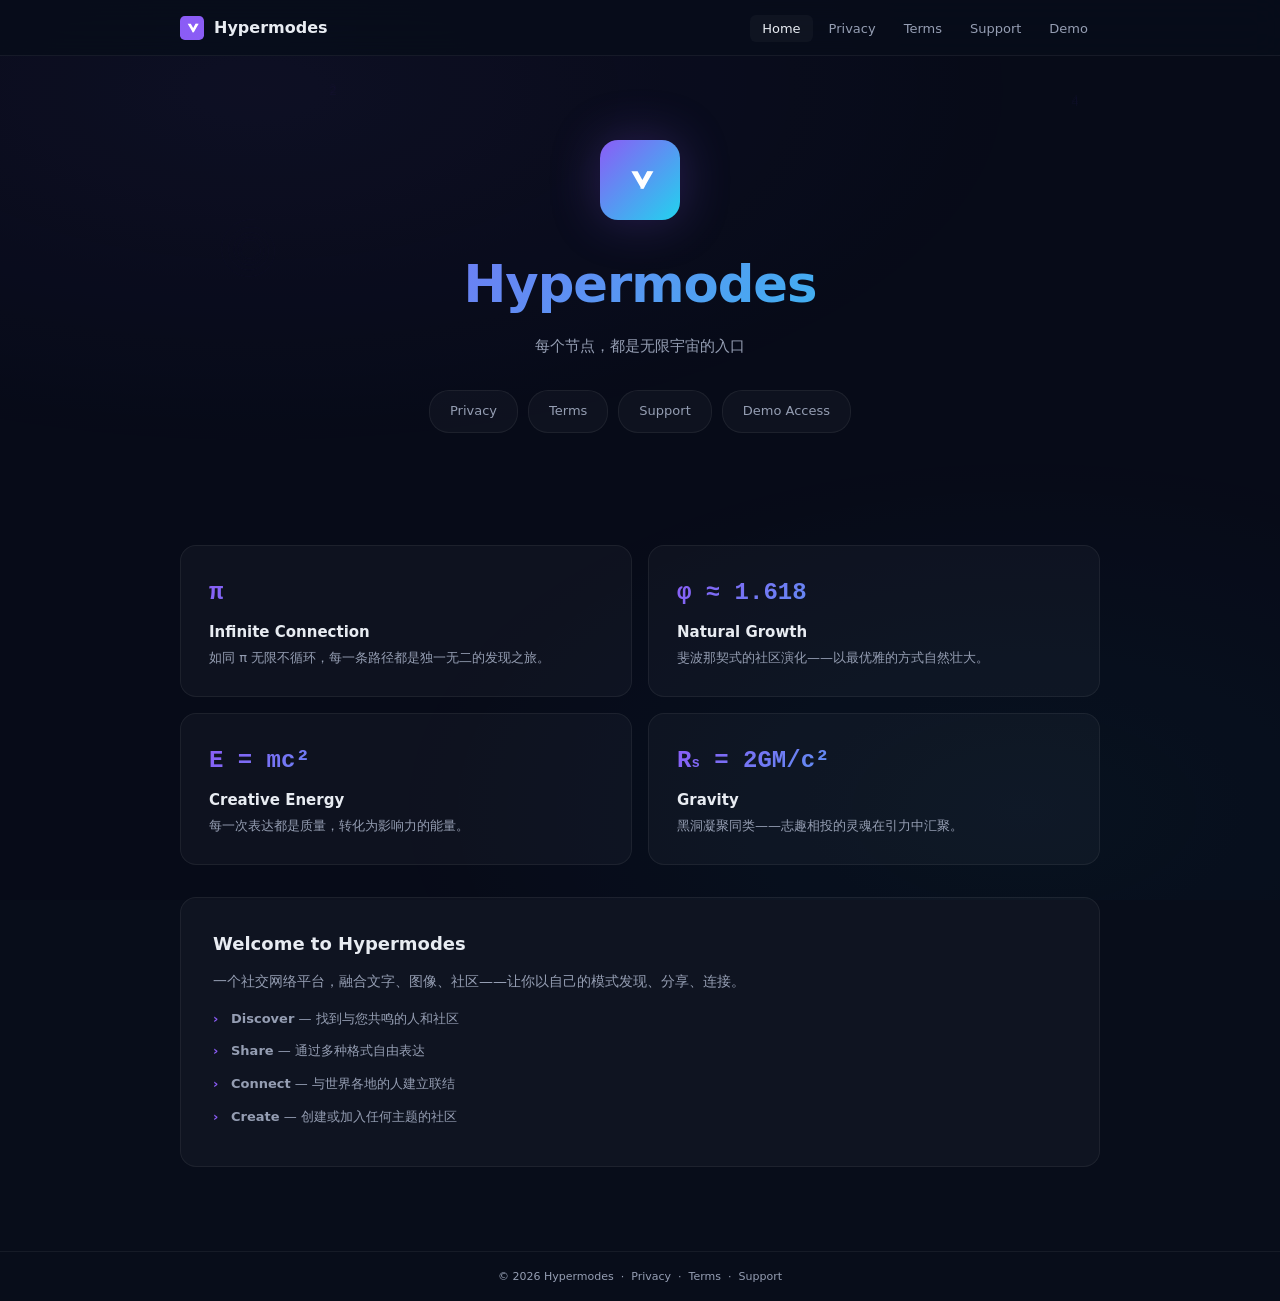
<file: index.html>
<!DOCTYPE html>
<html lang="en">
<head>
<meta charset="UTF-8">
<meta name="viewport" content="width=device-width,initial-scale=1.0">
<title>Hypermodes — Connect Beyond Modes</title>
<meta name="description" content="Hypermodes is a social app. Discover, share, connect.">
<link rel="icon" href="assets/app-icon.svg" type="image/svg+xml">
<link rel="stylesheet" href="css/style.css">
</head>
<body>

<canvas id="piCanvas"></canvas>
<canvas id="spiralCanvas" class="spiral-decor"></canvas>

<nav>
  <div class="nav-inner">
    <a href="index.html" class="nav-brand">
      <svg viewBox="0 0 200 200"><defs><linearGradient id="g" x1="0" y1="0" x2="200" y2="200"><stop offset="0%" stop-color="#8b5cf6"/><stop offset="100%" stop-color="#22d3ee"/></linearGradient></defs><rect width="200" height="200" rx="40" fill="url(#g)"/><path d="M64 64h26l20 36 20-36h26l-42 72h-8L64 64z" fill="#fff"/><path d="M130 64h16l-30 72h-16l30-72z" fill="rgba(255,255,255,0.6)"/></svg>
      Hypermodes
    </a>
    <button class="nav-toggle" onclick="document.querySelector('.nav-links').classList.toggle('open')" aria-label="Menu">
      <svg width="22" height="22" viewBox="0 0 24 24" fill="none" stroke="currentColor" stroke-width="2"><path d="M3 12h18M3 6h18M3 18h18"/></svg>
    </button>
    <ul class="nav-links">
      <li><a href="index.html" class="active">Home</a></li>
      <li><a href="privacy.html">Privacy</a></li>
      <li><a href="terms.html">Terms</a></li>
      <li><a href="support.html">Support</a></li>
      <li><a href="demo.html">Demo</a></li>
    </ul>
  </div>
</nav>

<main>
  <div class="container">

    <section class="hero">
      <div class="hero-logo">
        <svg viewBox="0 0 200 200"><path d="M64 64h26l20 36 20-36h26l-42 72h-8L64 64z" fill="#fff"/><path d="M130 64h16l-30 72h-16l30-72z" fill="rgba(255,255,255,0.6)"/></svg>
      </div>
      <h1>Hypermodes</h1>
      <p class="tagline">每个节点，都是无限宇宙的入口</p>
      <div class="quick-nav">
        <a href="privacy.html">Privacy</a>
        <a href="terms.html">Terms</a>
        <a href="support.html">Support</a>
        <a href="demo.html">Demo Access</a>
      </div>
    </section>

    <div class="features">
      <div class="feat-card">
        <div class="feat-icon">&#960;</div>
        <div class="feat-title">Infinite Connection</div>
        <div class="feat-desc">如同 &#960; 无限不循环，每一条路径都是独一无二的发现之旅。</div>
      </div>
      <div class="feat-card">
        <div class="feat-icon">&#966; &#8776; 1.618</div>
        <div class="feat-title">Natural Growth</div>
        <div class="feat-desc">斐波那契式的社区演化——以最优雅的方式自然壮大。</div>
      </div>
      <div class="feat-card">
        <div class="feat-icon">E = mc&#178;</div>
        <div class="feat-title">Creative Energy</div>
        <div class="feat-desc">每一次表达都是质量，转化为影响力的能量。</div>
      </div>
      <div class="feat-card">
        <div class="feat-icon">R<span style="font-size:14px">s</span> = 2GM/c&#178;</div>
        <div class="feat-title">Gravity</div>
        <div class="feat-desc">黑洞凝聚同类——志趣相投的灵魂在引力中汇聚。</div>
      </div>
    </div>

    <div class="about">
      <h2>Welcome to Hypermodes</h2>
      <p>一个社交网络平台，融合文字、图像、社区——让你以自己的模式发现、分享、连接。</p>
      <ul>
        <li><strong>Discover</strong> — 找到与您共鸣的人和社区</li>
        <li><strong>Share</strong> — 通过多种格式自由表达</li>
        <li><strong>Connect</strong> — 与世界各地的人建立联结</li>
        <li><strong>Create</strong> — 创建或加入任何主题的社区</li>
      </ul>
    </div>

  </div>
</main>

<footer>
  <div class="container">
    <p>&copy; 2026 Hypermodes &nbsp;·&nbsp; <a href="privacy.html">Privacy</a> &nbsp;·&nbsp; <a href="terms.html">Terms</a> &nbsp;·&nbsp; <a href="support.html">Support</a></p>
  </div>
</footer>

<script src="js/main.js"></script>
</body>
</html>
</file>
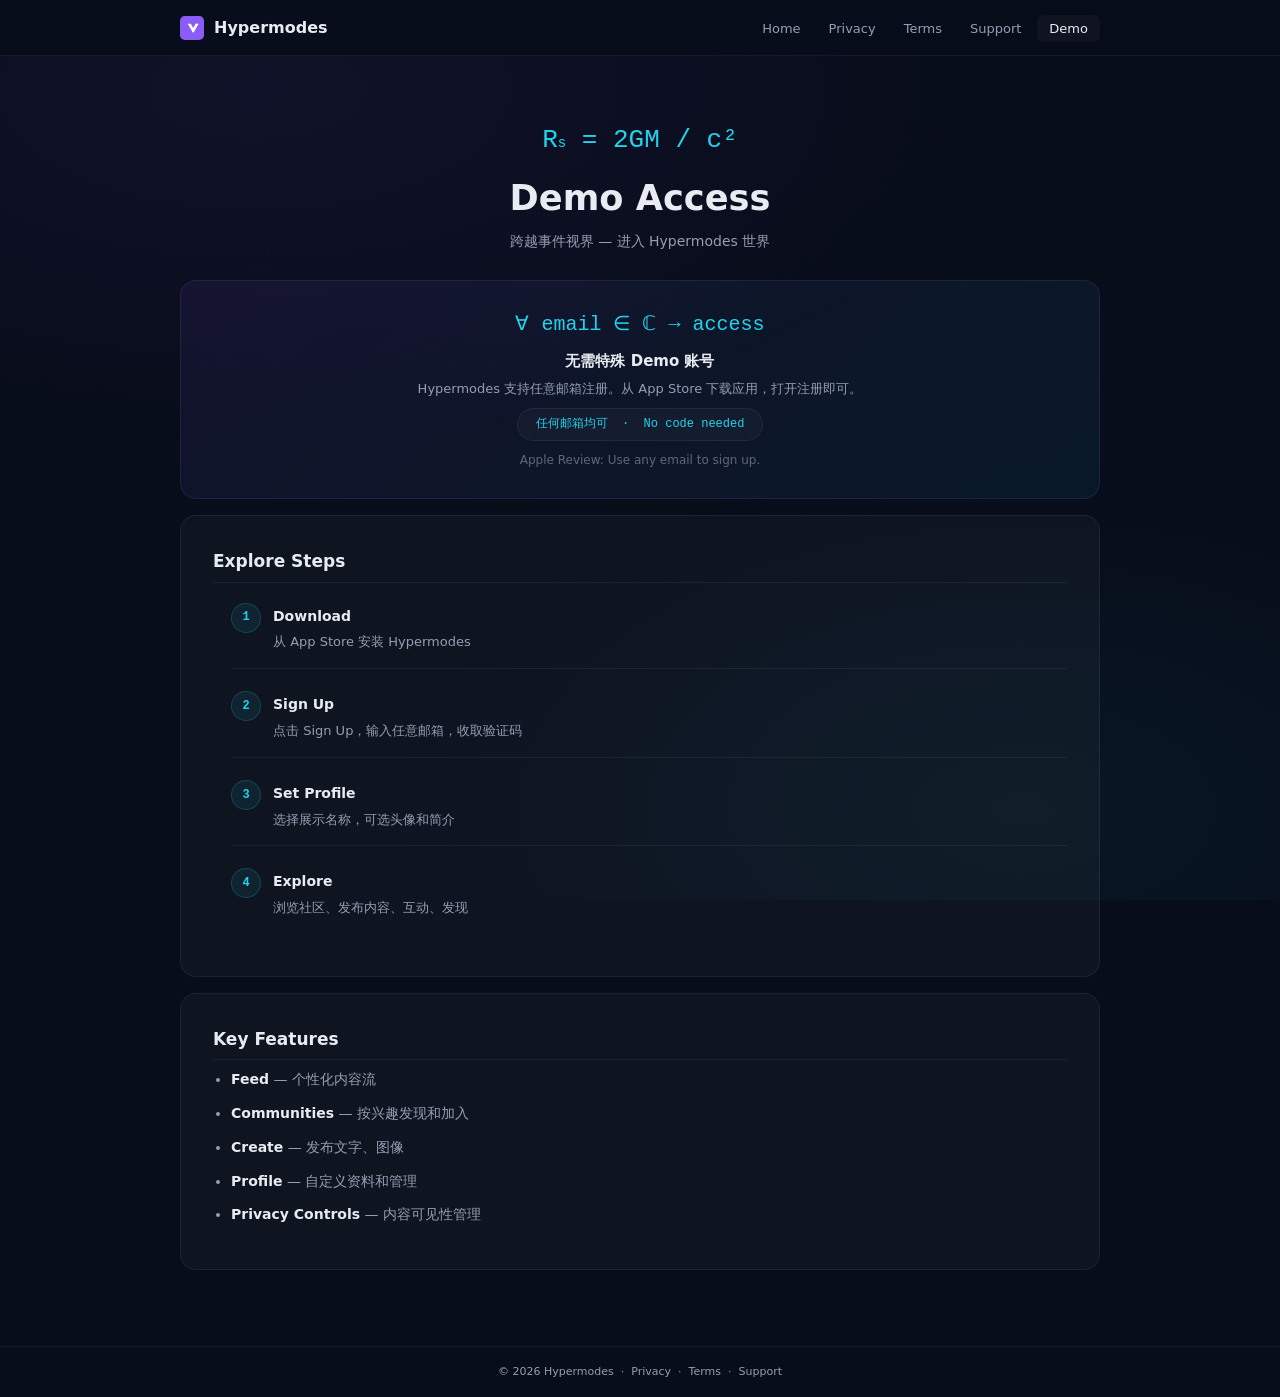
<file: demo.html>
<!DOCTYPE html>
<html lang="en">
<head>
<meta charset="UTF-8">
<meta name="viewport" content="width=device-width,initial-scale=1.0">
<title>Demo Access — Hypermodes</title>
<meta name="description" content="Hypermodes Demo Access">
<link rel="icon" href="assets/app-icon.svg" type="image/svg+xml">
<link rel="stylesheet" href="css/style.css">
</head>
<body>

<canvas id="spiralCanvas" class="spiral-decor"></canvas>

<nav>
  <div class="nav-inner">
    <a href="index.html" class="nav-brand">
      <svg viewBox="0 0 200 200" width="24" height="24"><defs><linearGradient id="g" x1="0" y1="0" x2="200" y2="200"><stop offset="0%" stop-color="#8b5cf6"/><stop offset="100%" stop-color="#22d3ee"/></linearGradient></defs><rect width="200" height="200" rx="40" fill="url(#g)"/><path d="M64 64h26l20 36 20-36h26l-42 72h-8L64 64z" fill="#fff"/><path d="M130 64h16l-30 72h-16l30-72z" fill="rgba(255,255,255,0.6)"/></svg>
      Hypermodes
    </a>
    <button class="nav-toggle" onclick="document.querySelector('.nav-links').classList.toggle('open')" aria-label="Menu"><svg width="22" height="22" viewBox="0 0 24 24" fill="none" stroke="currentColor" stroke-width="2"><path d="M3 12h18M3 6h18M3 18h18"/></svg></button>
    <ul class="nav-links">
      <li><a href="index.html">Home</a></li>
      <li><a href="privacy.html">Privacy</a></li>
      <li><a href="terms.html">Terms</a></li>
      <li><a href="support.html">Support</a></li>
      <li><a href="demo.html" class="active">Demo</a></li>
    </ul>
  </div>
</nav>

<main>
  <div class="container">
    <div class="page-hd">
      <div class="formula">R<span style="font-size:14px">s</span> = 2GM / c&#178;</div>
      <h1>Demo Access</h1>
      <p class="sub">跨越事件视界 — 进入 Hypermodes 世界</p>
    </div>

    <div class="hl-box">
      <div class="big-formula">&#8704; email &#8712; &#8450; &#8594; access</div>
      <h3>无需特殊 Demo 账号</h3>
      <p>Hypermodes 支持任意邮箱注册。从 App Store 下载应用，打开注册即可。</p>
      <div class="hl-tag">任何邮箱均可 &nbsp;·&nbsp; No code needed</div>
      <p style="margin-top:10px;font-size:12px;opacity:.6">Apple Review: Use any email to sign up.</p>
    </div>

    <div class="c-card">
      <h2>Explore Steps</h2>
      <ol class="steps">
        <li><strong>Download</strong><span>从 App Store 安装 Hypermodes</span></li>
        <li><strong>Sign Up</strong><span>点击 Sign Up，输入任意邮箱，收取验证码</span></li>
        <li><strong>Set Profile</strong><span>选择展示名称，可选头像和简介</span></li>
        <li><strong>Explore</strong><span>浏览社区、发布内容、互动、发现</span></li>
      </ol>
    </div>

    <div class="c-card">
      <h2>Key Features</h2>
      <ul>
        <li><strong>Feed</strong> — 个性化内容流</li>
        <li><strong>Communities</strong> — 按兴趣发现和加入</li>
        <li><strong>Create</strong> — 发布文字、图像</li>
        <li><strong>Profile</strong> — 自定义资料和管理</li>
        <li><strong>Privacy Controls</strong> — 内容可见性管理</li>
      </ul>
    </div>
  </div>
</main>

<footer><div class="container"><p>&copy; 2026 Hypermodes &nbsp;·&nbsp; <a href="privacy.html">Privacy</a> &nbsp;·&nbsp; <a href="terms.html">Terms</a> &nbsp;·&nbsp; <a href="support.html">Support</a></p></div></footer>
<script src="js/main.js"></script>
</body>
</html>
</file>
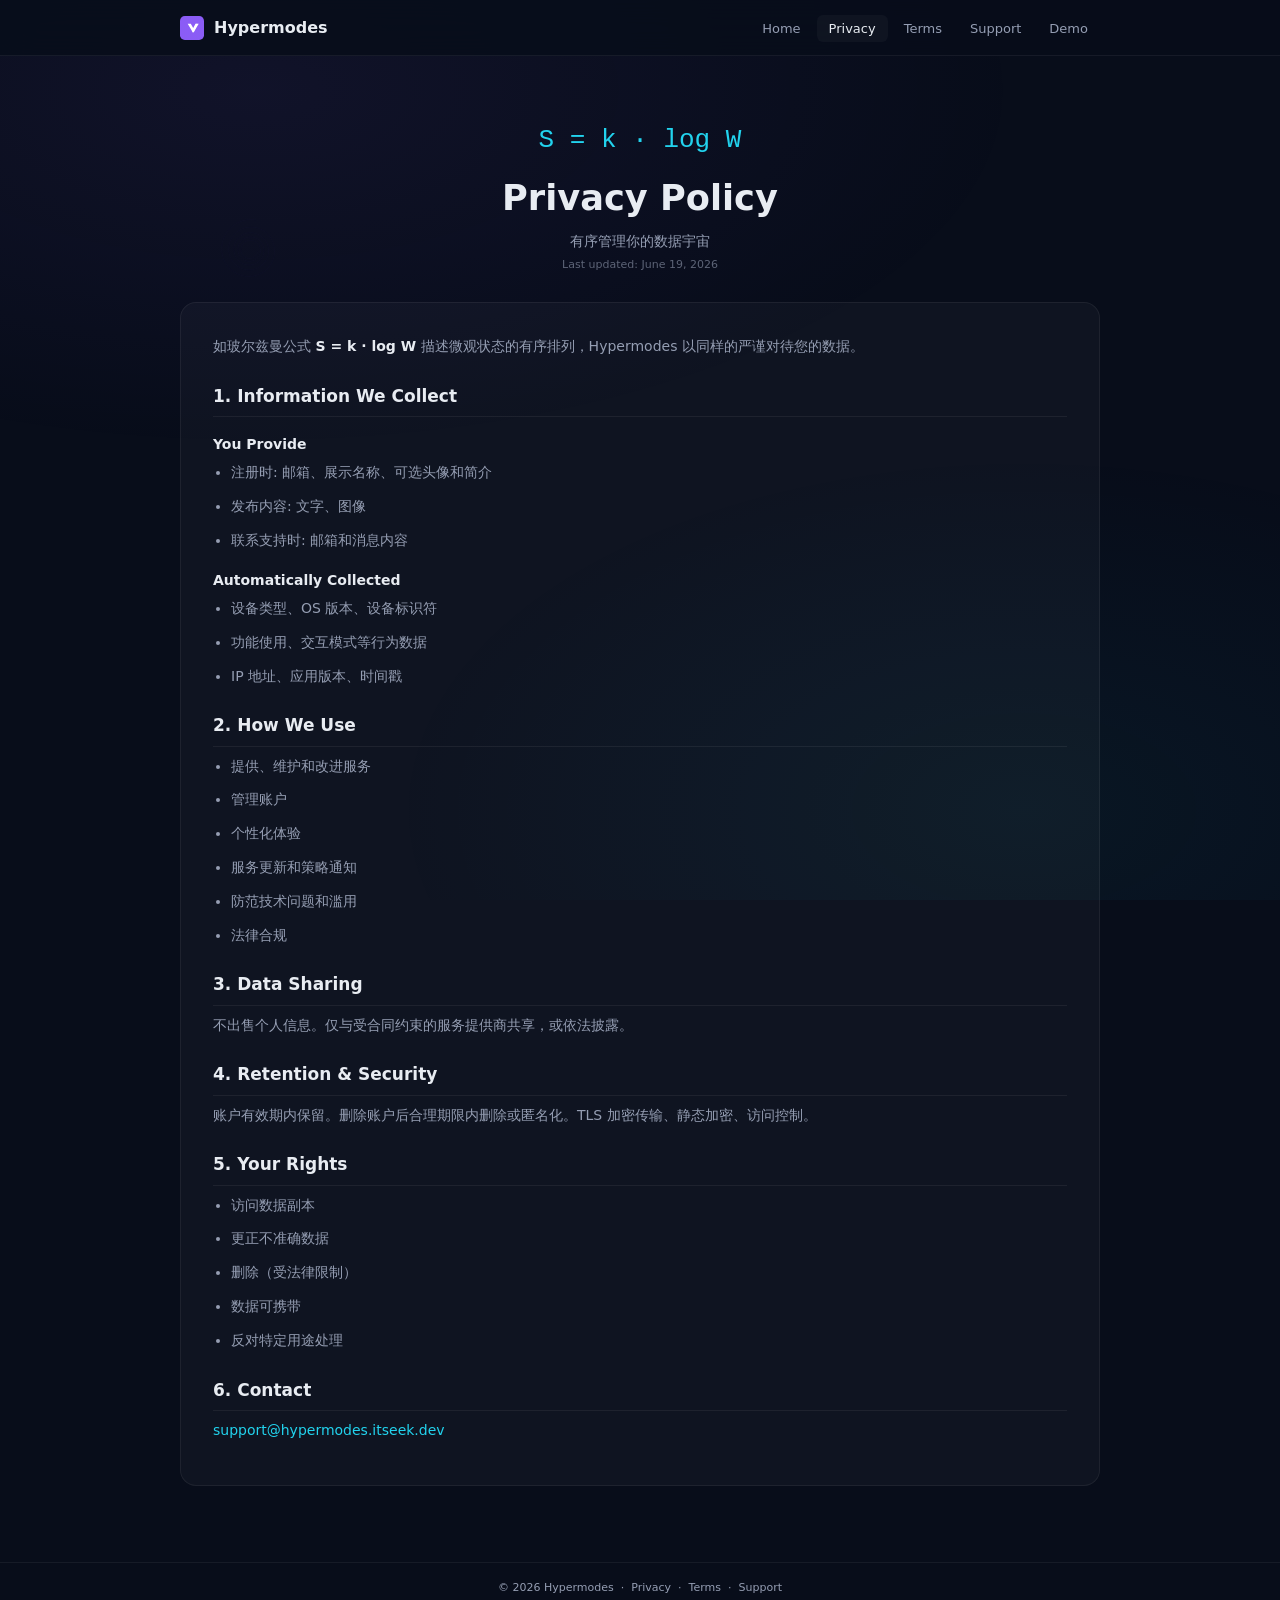
<file: privacy.html>
<!DOCTYPE html>
<html lang="en">
<head>
<meta charset="UTF-8">
<meta name="viewport" content="width=device-width,initial-scale=1.0">
<title>Privacy Policy — Hypermodes</title>
<meta name="description" content="Hypermodes Privacy Policy">
<link rel="icon" href="assets/app-icon.svg" type="image/svg+xml">
<link rel="stylesheet" href="css/style.css">
</head>
<body>

<canvas id="spiralCanvas" class="spiral-decor"></canvas>

<nav>
  <div class="nav-inner">
    <a href="index.html" class="nav-brand">
      <svg viewBox="0 0 200 200" width="24" height="24"><defs><linearGradient id="g" x1="0" y1="0" x2="200" y2="200"><stop offset="0%" stop-color="#8b5cf6"/><stop offset="100%" stop-color="#22d3ee"/></linearGradient></defs><rect width="200" height="200" rx="40" fill="url(#g)"/><path d="M64 64h26l20 36 20-36h26l-42 72h-8L64 64z" fill="#fff"/><path d="M130 64h16l-30 72h-16l30-72z" fill="rgba(255,255,255,0.6)"/></svg>
      Hypermodes
    </a>
    <button class="nav-toggle" onclick="document.querySelector('.nav-links').classList.toggle('open')" aria-label="Menu"><svg width="22" height="22" viewBox="0 0 24 24" fill="none" stroke="currentColor" stroke-width="2"><path d="M3 12h18M3 6h18M3 18h18"/></svg></button>
    <ul class="nav-links">
      <li><a href="index.html">Home</a></li>
      <li><a href="privacy.html" class="active">Privacy</a></li>
      <li><a href="terms.html">Terms</a></li>
      <li><a href="support.html">Support</a></li>
      <li><a href="demo.html">Demo</a></li>
    </ul>
  </div>
</nav>

<main>
  <div class="container">
    <div class="page-hd">
      <div class="formula">S = k &middot; log W</div>
      <h1>Privacy Policy</h1>
      <p class="sub">有序管理你的数据宇宙</p>
      <p class="date">Last updated: June 19, 2026</p>
    </div>
    <div class="c-card">
      <p>如玻尔兹曼公式 <strong>S = k · log W</strong> 描述微观状态的有序排列，Hypermodes 以同样的严谨对待您的数据。</p>

      <h2>1. Information We Collect</h2>
      <h3>You Provide</h3>
      <ul><li>注册时: 邮箱、展示名称、可选头像和简介</li><li>发布内容: 文字、图像</li><li>联系支持时: 邮箱和消息内容</li></ul>
      <h3>Automatically Collected</h3>
      <ul><li>设备类型、OS 版本、设备标识符</li><li>功能使用、交互模式等行为数据</li><li>IP 地址、应用版本、时间戳</li></ul>

      <h2>2. How We Use</h2>
      <ul><li>提供、维护和改进服务</li><li>管理账户</li><li>个性化体验</li><li>服务更新和策略通知</li><li>防范技术问题和滥用</li><li>法律合规</li></ul>

      <h2>3. Data Sharing</h2>
      <p>不出售个人信息。仅与受合同约束的服务提供商共享，或依法披露。</p>

      <h2>4. Retention &amp; Security</h2>
      <p>账户有效期内保留。删除账户后合理期限内删除或匿名化。TLS 加密传输、静态加密、访问控制。</p>

      <h2>5. Your Rights</h2>
      <ul><li>访问数据副本</li><li>更正不准确数据</li><li>删除（受法律限制）</li><li>数据可携带</li><li>反对特定用途处理</li></ul>

      <h2>6. Contact</h2>
      <p><a href="mailto:support@hypermodes.itseek.dev">support@hypermodes.itseek.dev</a></p>
    </div>
  </div>
</main>

<footer><div class="container"><p>&copy; 2026 Hypermodes &nbsp;·&nbsp; <a href="privacy.html">Privacy</a> &nbsp;·&nbsp; <a href="terms.html">Terms</a> &nbsp;·&nbsp; <a href="support.html">Support</a></p></div></footer>
<script src="js/main.js"></script>
</body>
</html>
</file>
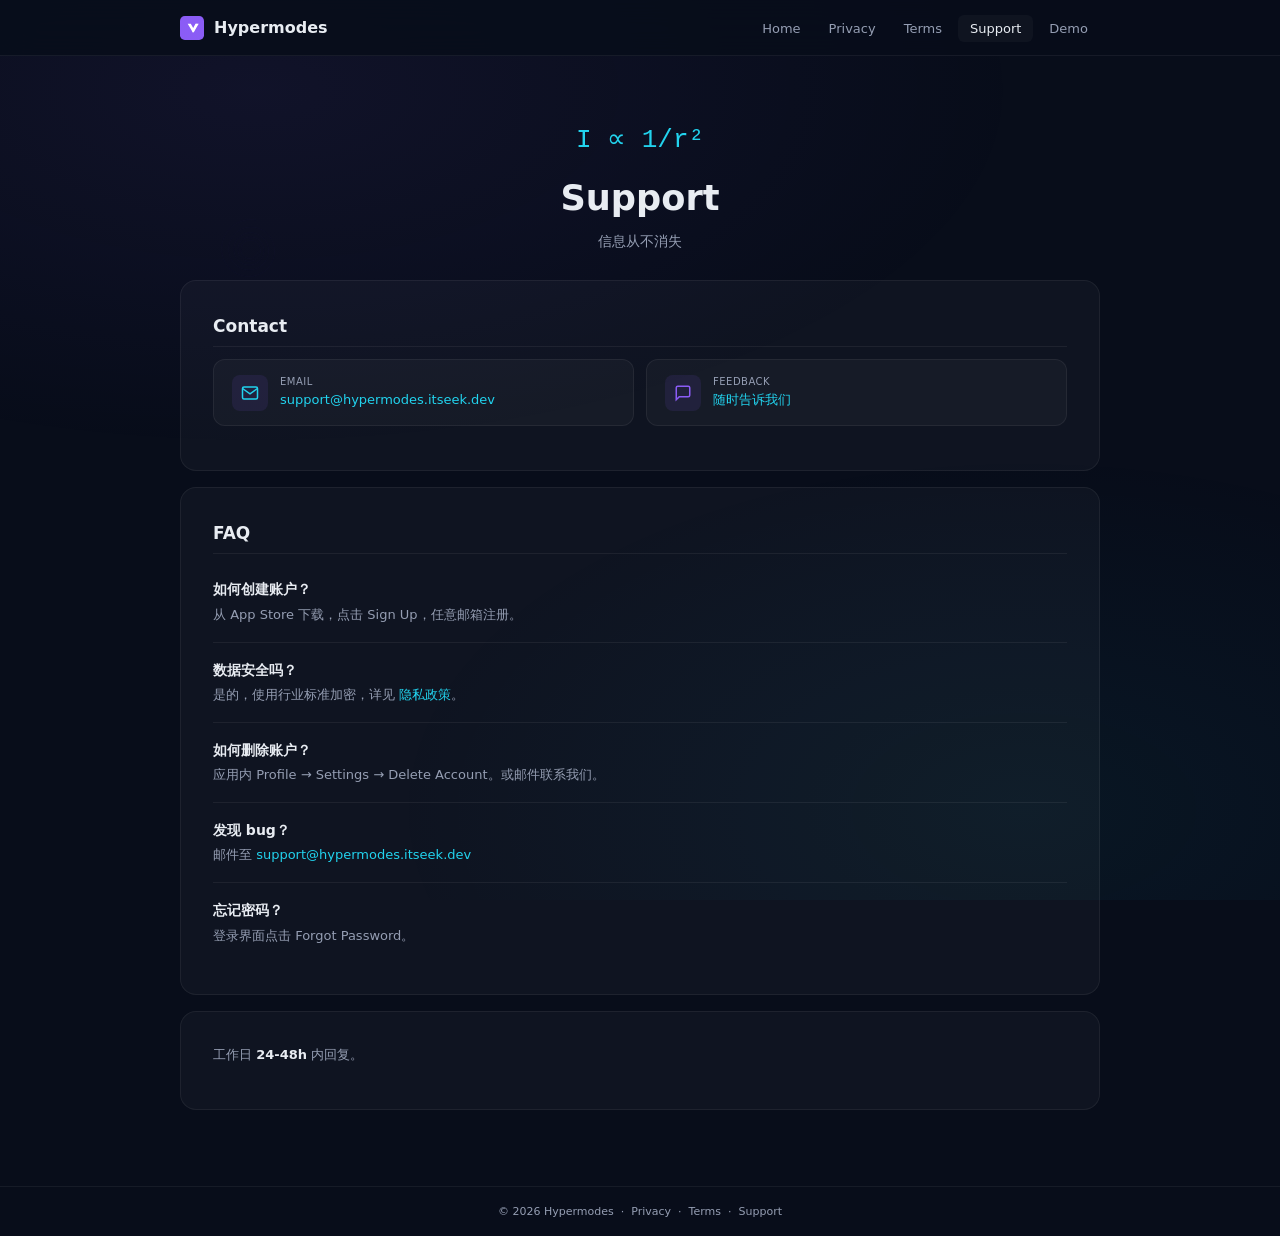
<file: support.html>
<!DOCTYPE html>
<html lang="en">
<head>
<meta charset="UTF-8">
<meta name="viewport" content="width=device-width,initial-scale=1.0">
<title>Support — Hypermodes</title>
<meta name="description" content="Hypermodes Support">
<link rel="icon" href="assets/app-icon.svg" type="image/svg+xml">
<link rel="stylesheet" href="css/style.css">
</head>
<body>

<canvas id="spiralCanvas" class="spiral-decor"></canvas>

<nav>
  <div class="nav-inner">
    <a href="index.html" class="nav-brand">
      <svg viewBox="0 0 200 200" width="24" height="24"><defs><linearGradient id="g" x1="0" y1="0" x2="200" y2="200"><stop offset="0%" stop-color="#8b5cf6"/><stop offset="100%" stop-color="#22d3ee"/></linearGradient></defs><rect width="200" height="200" rx="40" fill="url(#g)"/><path d="M64 64h26l20 36 20-36h26l-42 72h-8L64 64z" fill="#fff"/><path d="M130 64h16l-30 72h-16l30-72z" fill="rgba(255,255,255,0.6)"/></svg>
      Hypermodes
    </a>
    <button class="nav-toggle" onclick="document.querySelector('.nav-links').classList.toggle('open')" aria-label="Menu"><svg width="22" height="22" viewBox="0 0 24 24" fill="none" stroke="currentColor" stroke-width="2"><path d="M3 12h18M3 6h18M3 18h18"/></svg></button>
    <ul class="nav-links">
      <li><a href="index.html">Home</a></li>
      <li><a href="privacy.html">Privacy</a></li>
      <li><a href="terms.html">Terms</a></li>
      <li><a href="support.html" class="active">Support</a></li>
      <li><a href="demo.html">Demo</a></li>
    </ul>
  </div>
</nav>

<main>
  <div class="container">
    <div class="page-hd">
      <div class="formula">I &#8733; 1/r&#178;</div>
      <h1>Support</h1>
      <p class="sub">信息从不消失</p>
    </div>

    <div class="c-card">
      <h2>Contact</h2>
      <div class="contact-row">
        <a href="mailto:support@hypermodes.itseek.dev" class="contact-item">
          <div class="contact-icon"><svg width="18" height="18" viewBox="0 0 24 24" fill="none" stroke="#22d3ee" stroke-width="2"><path d="M4 4h16c1.1 0 2 .9 2 2v12c0 1.1-.9 2-2 2H4c-1.1 0-2-.9-2-2V6c0-1.1.9-2 2-2z"/><polyline points="22,6 12,13 2,6"/></svg></div>
          <div><div class="contact-label">Email</div><div class="contact-value">support@hypermodes.itseek.dev</div></div>
        </a>
        <a href="mailto:support@hypermodes.itseek.dev" class="contact-item">
          <div class="contact-icon"><svg width="18" height="18" viewBox="0 0 24 24" fill="none" stroke="#8b5cf6" stroke-width="2"><path d="M21 15a2 2 0 0 1-2 2H7l-4 4V5a2 2 0 0 1 2-2h14a2 2 0 0 1 2 2z"/></svg></div>
          <div><div class="contact-label">Feedback</div><div class="contact-value">随时告诉我们</div></div>
        </a>
      </div>
    </div>

    <div class="c-card">
      <h2>FAQ</h2>
      <div class="faq-item"><div class="faq-q">如何创建账户？</div><div class="faq-a">从 App Store 下载，点击 Sign Up，任意邮箱注册。</div></div>
      <div class="faq-item"><div class="faq-q">数据安全吗？</div><div class="faq-a">是的，使用行业标准加密，详见 <a href="privacy.html">隐私政策</a>。</div></div>
      <div class="faq-item"><div class="faq-q">如何删除账户？</div><div class="faq-a">应用内 Profile → Settings → Delete Account。或邮件联系我们。</div></div>
      <div class="faq-item"><div class="faq-q">发现 bug？</div><div class="faq-a">邮件至 <a href="mailto:support@hypermodes.itseek.dev">support@hypermodes.itseek.dev</a></div></div>
      <div class="faq-item"><div class="faq-q">忘记密码？</div><div class="faq-a">登录界面点击 Forgot Password。</div></div>
    </div>

    <div class="c-card">
      <p style="font-size:13px;color:var(--dim)">工作日 <strong>24-48h</strong> 内回复。</p>
    </div>
  </div>
</main>

<footer><div class="container"><p>&copy; 2026 Hypermodes &nbsp;·&nbsp; <a href="privacy.html">Privacy</a> &nbsp;·&nbsp; <a href="terms.html">Terms</a> &nbsp;·&nbsp; <a href="support.html">Support</a></p></div></footer>
<script src="js/main.js"></script>
</body>
</html>
</file>
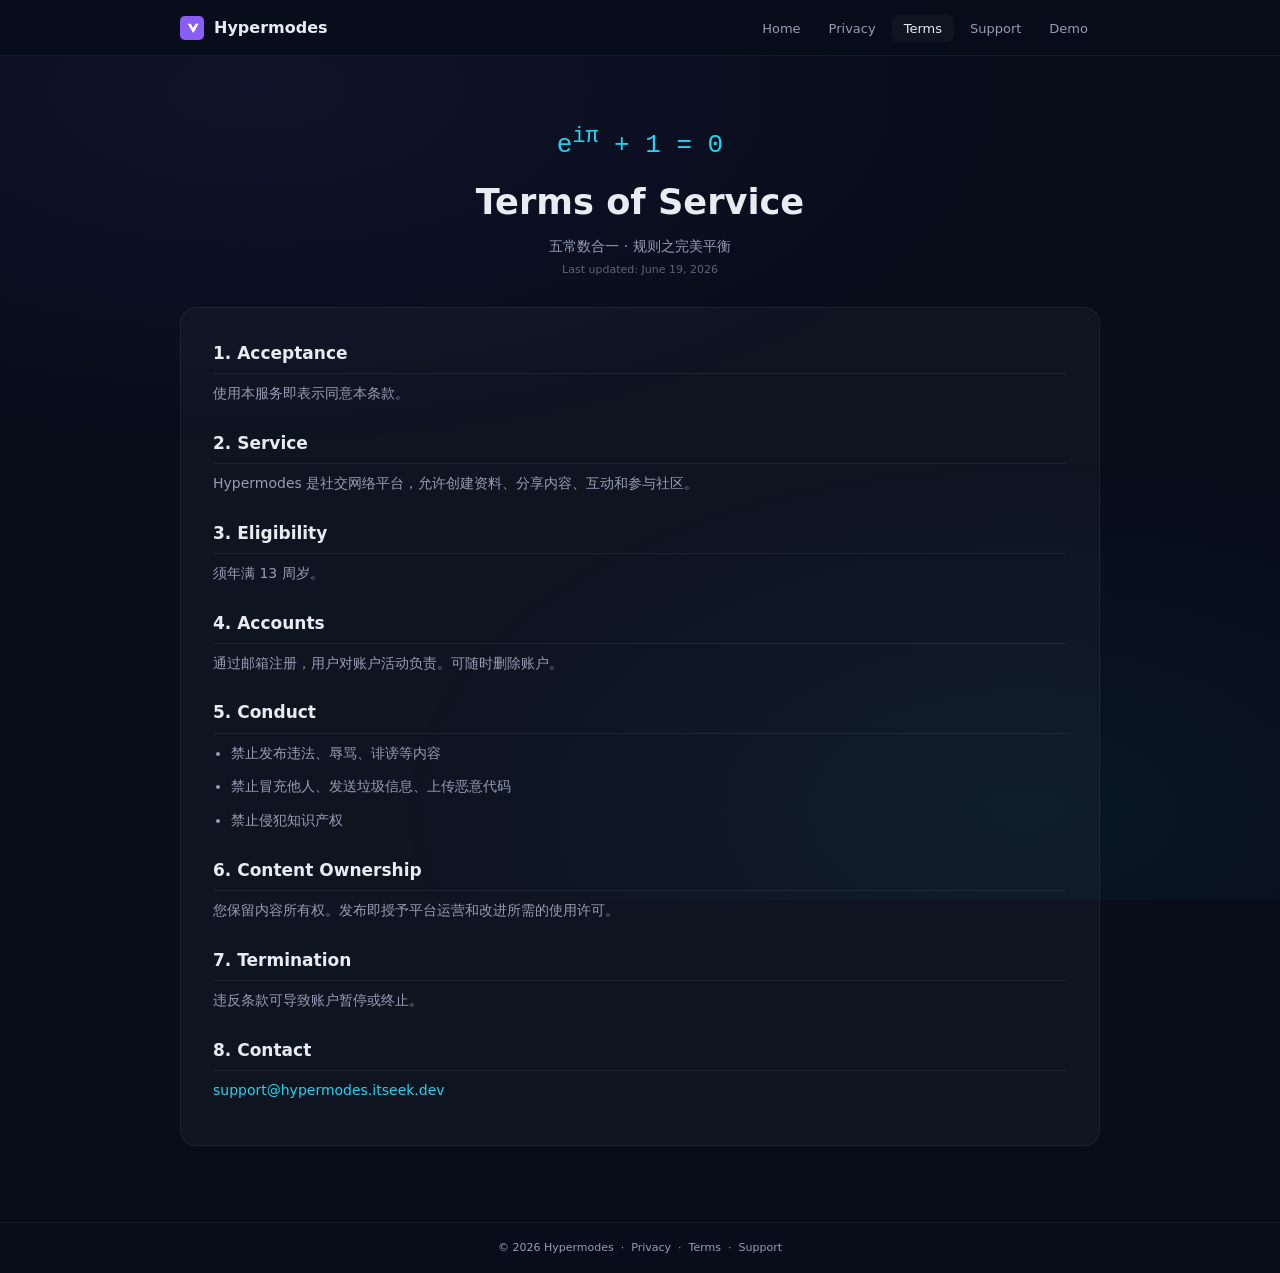
<file: terms.html>
<!DOCTYPE html>
<html lang="en">
<head>
<meta charset="UTF-8">
<meta name="viewport" content="width=device-width,initial-scale=1.0">
<title>Terms of Service — Hypermodes</title>
<meta name="description" content="Hypermodes Terms of Service">
<link rel="icon" href="assets/app-icon.svg" type="image/svg+xml">
<link rel="stylesheet" href="css/style.css">
</head>
<body>

<canvas id="spiralCanvas" class="spiral-decor"></canvas>

<nav>
  <div class="nav-inner">
    <a href="index.html" class="nav-brand">
      <svg viewBox="0 0 200 200" width="24" height="24"><defs><linearGradient id="g" x1="0" y1="0" x2="200" y2="200"><stop offset="0%" stop-color="#8b5cf6"/><stop offset="100%" stop-color="#22d3ee"/></linearGradient></defs><rect width="200" height="200" rx="40" fill="url(#g)"/><path d="M64 64h26l20 36 20-36h26l-42 72h-8L64 64z" fill="#fff"/><path d="M130 64h16l-30 72h-16l30-72z" fill="rgba(255,255,255,0.6)"/></svg>
      Hypermodes
    </a>
    <button class="nav-toggle" onclick="document.querySelector('.nav-links').classList.toggle('open')" aria-label="Menu"><svg width="22" height="22" viewBox="0 0 24 24" fill="none" stroke="currentColor" stroke-width="2"><path d="M3 12h18M3 6h18M3 18h18"/></svg></button>
    <ul class="nav-links">
      <li><a href="index.html">Home</a></li>
      <li><a href="privacy.html">Privacy</a></li>
      <li><a href="terms.html" class="active">Terms</a></li>
      <li><a href="support.html">Support</a></li>
      <li><a href="demo.html">Demo</a></li>
    </ul>
  </div>
</nav>

<main>
  <div class="container">
    <div class="page-hd">
      <div class="formula">e<sup>i&#960;</sup> + 1 = 0</div>
      <h1>Terms of Service</h1>
      <p class="sub">五常数合一 · 规则之完美平衡</p>
      <p class="date">Last updated: June 19, 2026</p>
    </div>
    <div class="c-card">
      <h2>1. Acceptance</h2>
      <p>使用本服务即表示同意本条款。</p>
      <h2>2. Service</h2>
      <p>Hypermodes 是社交网络平台，允许创建资料、分享内容、互动和参与社区。</p>
      <h2>3. Eligibility</h2>
      <p>须年满 13 周岁。</p>
      <h2>4. Accounts</h2>
      <p>通过邮箱注册，用户对账户活动负责。可随时删除账户。</p>
      <h2>5. Conduct</h2>
      <ul><li>禁止发布违法、辱骂、诽谤等内容</li><li>禁止冒充他人、发送垃圾信息、上传恶意代码</li><li>禁止侵犯知识产权</li></ul>
      <h2>6. Content Ownership</h2>
      <p>您保留内容所有权。发布即授予平台运营和改进所需的使用许可。</p>
      <h2>7. Termination</h2>
      <p>违反条款可导致账户暂停或终止。</p>
      <h2>8. Contact</h2>
      <p><a href="mailto:support@hypermodes.itseek.dev">support@hypermodes.itseek.dev</a></p>
    </div>
  </div>
</main>

<footer><div class="container"><p>&copy; 2026 Hypermodes &nbsp;·&nbsp; <a href="privacy.html">Privacy</a> &nbsp;·&nbsp; <a href="terms.html">Terms</a> &nbsp;·&nbsp; <a href="support.html">Support</a></p></div></footer>
<script src="js/main.js"></script>
</body>
</html>
</file>
<file: css/style.css>
/*
 * Hypermodes — Formula Universe v3
 * Animation-first design
 */

*,*::before,*::after{box-sizing:border-box;margin:0;padding:0}

:root{
  --bg:#080d1a;
  --card:rgba(255,255,255,0.03);
  --border:rgba(255,255,255,0.06);
  --text:#e8ecf2;
  --dim:#959eb3;
  --purple:#8b5cf6;
  --cyan:#22d3ee;
  --font:system-ui,-apple-system,'Segoe UI',sans-serif;
  --mono:'Courier New',monospace;
  --grad:linear-gradient(135deg,var(--purple),var(--cyan));
  --max:960px;
}

html{scroll-behavior:smooth}
body{
  font-family:var(--font);
  background:var(--bg);
  color:var(--text);
  line-height:1.6;
  overflow-x:hidden;
  -webkit-font-smoothing:antialiased;
}

/* == Space glow == */
body::before{
  content:'';position:fixed;inset:0;z-index:-2;pointer-events:none;
  background:
    radial-gradient(ellipse 60% 40% at 20% 10%,rgba(139,92,246,0.07),transparent),
    radial-gradient(ellipse 50% 40% at 80% 90%,rgba(34,211,238,0.05),transparent);
}

/* == Canvas layers == */
#piCanvas,#spiralCanvas{
  position:fixed;
  inset:0;z-index:-1;pointer-events:none;
}

/* == Nav == */
nav{
  position:fixed;top:0;left:0;right:0;z-index:100;
  background:rgba(8,13,26,0.85);
  backdrop-filter:blur(16px);
  border-bottom:1px solid var(--border);
  height:56px;
}

.nav-inner{
  max-width:var(--max);margin:0 auto;
  height:100%;
  display:flex;align-items:center;justify-content:space-between;
  padding:0 20px;
}

.nav-brand{
  display:flex;align-items:center;gap:10px;
  text-decoration:none;font-weight:700;font-size:16px;color:var(--text);
}

.nav-brand svg{width:24px;height:24px}

.nav-links{display:flex;gap:4px;list-style:none}
.nav-links a{
  color:var(--dim);text-decoration:none;font-size:13px;
  padding:6px 12px;border-radius:6px;transition:all .2s;
}
.nav-links a:hover,.nav-links a.active{color:var(--text);background:var(--card)}

.nav-toggle{display:none;background:none;border:none;color:var(--text);cursor:pointer;padding:6px}

/* == Layout == */
.container{max-width:var(--max);margin:0 auto;padding:0 20px}
main{padding-top:80px;padding-bottom:60px;position:relative;z-index:1}

/* == Hero == */
.hero{
  text-align:center;
  padding:60px 0 40px;
  position:relative;
}

.hero-logo{
  width:80px;height:80px;margin:0 auto 24px;
  background:var(--grad);border-radius:18px;padding:16px;
  box-shadow:0 0 50px rgba(139,92,246,0.25);
  animation:float 3s ease-in-out infinite;
}

@keyframes float{0%,100%{transform:translateY(0)}50%{transform:translateY(-8px)}}

.hero h1{
  font-size:clamp(2rem,5vw,3.2rem);font-weight:800;
  background:var(--grad);
  -webkit-background-clip:text;
  background-clip:text;
  color:transparent;
  letter-spacing:-0.02em;
  margin-bottom:8px;
}

.hero .tagline{
  font-size:15px;color:var(--dim);margin-bottom:32px;
}

/* == Quick nav buttons == */
.quick-nav{
  display:flex;flex-wrap:wrap;gap:10px;justify-content:center;margin-bottom:40px;
}

.quick-nav a{
  text-decoration:none;color:var(--dim);font-size:13px;
  padding:10px 20px;background:var(--card);border:1px solid var(--border);
  border-radius:20px;transition:all .25s;
}
.quick-nav a:hover{color:var(--text);border-color:var(--purple);box-shadow:0 0 20px rgba(139,92,246,0.1)}

/* == Feature row == */
.features{
  display:grid;grid-template-columns:1fr 1fr;gap:16px;margin:32px 0;
}

.feat-card{
  background:var(--card);border:1px solid var(--border);
  border-radius:16px;padding:28px;transition:all .3s;
}
.feat-card:hover{border-color:rgba(139,92,246,0.2);transform:translateY(-2px)}

.feat-icon{
  font-family:var(--mono);font-size:24px;font-weight:700;
  background:var(--grad);-webkit-background-clip:text;background-clip:text;color:transparent;
  margin-bottom:8px;
}

.feat-title{font-size:15px;font-weight:600;margin-bottom:4px}
.feat-desc{font-size:13px;color:var(--dim);line-height:1.5}

/* == About section == */
.about{
  background:var(--card);border:1px solid var(--border);
  border-radius:16px;padding:32px;margin:24px 0;
}

.about h2{font-size:18px;font-weight:700;margin-bottom:12px}
.about p{font-size:14px;color:var(--dim);margin-bottom:10px}

.about ul{list-style:none;margin-top:8px}
.about ul li{font-size:13px;color:var(--dim);padding:6px 0 6px 18px;position:relative}
.about ul li::before{content:'›';position:absolute;left:0;color:var(--purple);font-weight:700}

/* == Page header == */
.page-hd{text-align:center;padding:40px 0 28px}
.page-hd .formula{font-family:var(--mono);font-size:clamp(18px,3vw,26px);color:var(--cyan)}
.page-hd h1{font-size:clamp(1.6rem,3.5vw,2.2rem);font-weight:800;margin:8px 0 4px}
.page-hd .sub{font-size:14px;color:var(--dim)}
.page-hd .date{font-size:11px;color:var(--dim);opacity:.6;margin-top:4px}

/* == Content card == */
.c-card{
  background:var(--card);border:1px solid var(--border);
  border-radius:16px;padding:32px;margin-bottom:16px;
}

.c-card h2{font-size:17px;font-weight:700;margin:24px 0 8px;padding-bottom:6px;border-bottom:1px solid var(--border)}
.c-card h2:first-child{margin-top:0}
.c-card h3{font-size:14px;font-weight:600;margin:16px 0 6px;color:var(--text)}
.c-card p,.c-card li{font-size:14px;color:var(--dim);margin-bottom:10px;line-height:1.7}
.c-card ul,.c-card ol{margin-left:18px}
.c-card strong{color:var(--text)}
.c-card a{color:var(--cyan);text-decoration:none}
.c-card a:hover{text-decoration:underline}

/* == Highlight == */
.hl-box{
  background:linear-gradient(135deg,rgba(139,92,246,0.08),rgba(34,211,238,0.06));
  border:1px solid rgba(139,92,246,0.15);
  border-radius:16px;padding:28px;text-align:center;margin-bottom:16px;
}

.hl-box .big-formula{font-family:var(--mono);font-size:20px;color:var(--cyan);margin-bottom:8px}
.hl-box h3{font-size:15px;margin-bottom:6px}
.hl-box p{font-size:13px;color:var(--dim)}
.hl-tag{
  display:inline-block;padding:6px 18px;background:var(--card);
  border:1px solid var(--border);border-radius:20px;
  font-family:var(--mono);font-size:12px;color:var(--cyan);margin-top:8px;
}

/* == Contact == */
.contact-row{display:flex;gap:12px;flex-wrap:wrap;margin:12px 0}
.contact-item{
  flex:1;min-width:180px;display:flex;align-items:center;gap:12px;
  padding:14px 18px;background:var(--card);border:1px solid var(--border);
  border-radius:12px;text-decoration:none;color:var(--text);transition:all .2s;
}
.contact-item:hover{border-color:var(--purple);background:rgba(255,255,255,0.05)}
.contact-icon{width:36px;height:36px;border-radius:8px;background:rgba(139,92,246,0.1);display:flex;align-items:center;justify-content:center;flex-shrink:0}
.contact-label{font-size:10px;color:var(--dim);text-transform:uppercase;letter-spacing:.05em}
.contact-value{font-size:13px}

/* == FAQ == */
.faq-item{border-bottom:1px solid var(--border);padding:16px 0}
.faq-item:last-child{border:none}
.faq-q{font-size:14px;font-weight:600;margin-bottom:4px}
.faq-a{font-size:13px;color:var(--dim)}
.faq-a a{color:var(--cyan);text-decoration:none}

/* == Steps == */
.steps{list-style:none;counter-reset:s}
.steps li{
  counter-increment:s;padding:14px 0 14px 42px;position:relative;border-bottom:1px solid var(--border);
}
.steps li:last-child{border:none}
.steps li::before{
  content:counter(s);position:absolute;left:0;top:12px;
  width:30px;height:30px;border-radius:50%;
  background:rgba(34,211,238,0.08);border:1px solid rgba(34,211,238,0.2);
  display:flex;align-items:center;justify-content:center;
  font-family:var(--mono);font-size:12px;font-weight:700;color:var(--cyan);
}
.steps li strong{display:block;font-size:14px;color:var(--text);margin-bottom:2px}
.steps li span{font-size:13px;color:var(--dim)}

/* == Spiral decoration == */
.spiral-decor{
  position:fixed;right:-200px;bottom:-200px;
  width:500px;height:500px;z-index:-1;pointer-events:none;
  opacity:.15;
}

/* == Footer == */
footer{
  border-top:1px solid var(--border);padding:16px 0;text-align:center;
}
footer p{font-size:11px;color:var(--dim)}
footer a{color:var(--dim);text-decoration:none}
footer a:hover{color:var(--text)}

/* == Responsive == */
@media(max-width:768px){
  .nav-toggle{display:block}
  .nav-links{
    display:none;position:absolute;top:56px;left:0;right:0;
    flex-direction:column;background:rgba(8,13,26,0.98);
    backdrop-filter:blur(16px);border-bottom:1px solid var(--border);
    padding:8px 16px;gap:0;
  }
  .nav-links.open{display:flex}
  .features{grid-template-columns:1fr}
  .hero{padding:32px 0 24px}
  .hero-logo{width:60px;height:60px;padding:12px}
  .c-card{padding:20px}
}
</file>
